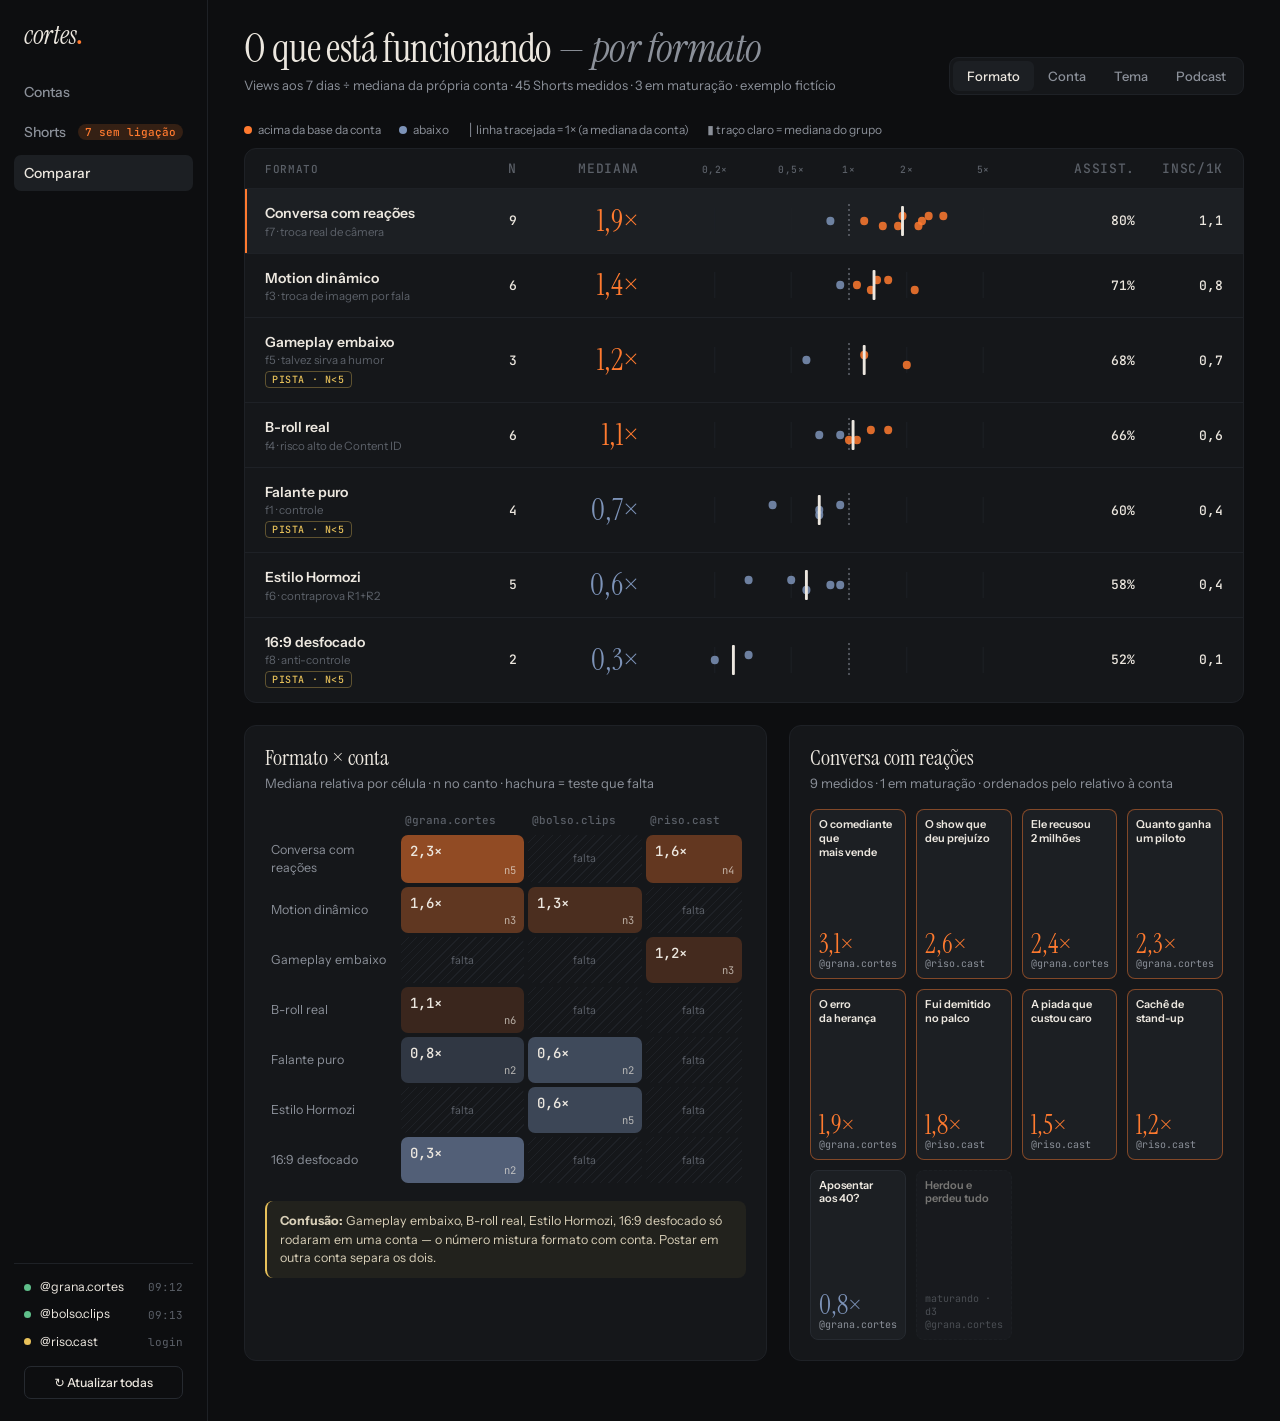
<file: docs/superpowers/specs/2026-10-01-painel-contas-mockup.html>
<!doctype html>
<html lang="pt-BR">
<head>
<meta charset="utf-8">
<meta name="viewport" content="width=device-width, initial-scale=1">
<title>Painel de Contas</title>
<link rel="preconnect" href="https://fonts.googleapis.com">
<link href="https://fonts.googleapis.com/css2?family=Instrument+Sans:wght@400;500;600&family=Instrument+Serif:ital@0;1&family=JetBrains+Mono:wght@400;500&display=swap" rel="stylesheet">
<style>
:root {
  --bg: #0d0e10; --surface: #15171a; --raised: #1c1f23; --line: #262a30; --line-soft: #1e2126;
  --text: #ece7df; --muted: #8b9099; --faint: #5b6068;
  --up: #ff7a2f; --up-soft: rgba(255,122,47,.16); --down: #7d93b8; --down-soft: rgba(125,147,184,.14);
  --warn: #e8c15a;
  --mono: "JetBrains Mono", ui-monospace, monospace; --sans: "Instrument Sans", system-ui, sans-serif;
  --serif: "Instrument Serif", Georgia, serif;
}
* { box-sizing: border-box; margin: 0; }
body { background: var(--bg); color: var(--text); font: 14px/1.45 var(--sans); }
.app { display: grid; grid-template-columns: 208px 1fr; min-height: 100vh; }

/* trilho */
nav { border-right: 1px solid var(--line-soft); padding: 22px 14px; display: flex; flex-direction: column; gap: 4px; }
.marca { font: italic 26px/1 var(--serif); padding: 0 10px 22px; letter-spacing: -.01em; }
.marca b { font-style: normal; color: var(--up); }
nav a { display: flex; justify-content: space-between; align-items: center; padding: 8px 10px; border-radius: 7px;
  color: var(--muted); text-decoration: none; font-weight: 500; }
nav a.ativo { background: var(--raised); color: var(--text); }
nav a .cont { font: 500 11px var(--mono); background: var(--up-soft); color: var(--up); padding: 1px 7px; border-radius: 99px; }
.contas { margin-top: auto; border-top: 1px solid var(--line-soft); padding-top: 14px; display: grid; gap: 9px; }
.conta { padding: 0 10px; font-size: 12.5px; display: grid; grid-template-columns: 8px 1fr auto; gap: 8px; align-items: center; }
.conta i { width: 7px; height: 7px; border-radius: 50%; background: #5fbf8a; }
.conta i.vencido { background: var(--warn); }
.conta small { color: var(--faint); font: 11px var(--mono); }
.atualizar { margin: 6px 10px 0; padding: 8px; border-radius: 7px; border: 1px solid var(--line); background: none;
  color: var(--text); font: 500 12.5px var(--sans); cursor: pointer; }
.atualizar:hover { border-color: var(--up); }

/* principal */
main { padding: 28px 36px 60px; max-width: 1240px; }
header { display: flex; justify-content: space-between; align-items: end; gap: 24px; margin-bottom: 26px; flex-wrap: wrap; }
h1 { font: 400 40px/1 var(--serif); letter-spacing: -.015em; }
h1 em { color: var(--muted); }
.sub { color: var(--muted); margin-top: 8px; font-size: 13px; }
.seg { display: inline-flex; background: var(--surface); border: 1px solid var(--line-soft); border-radius: 9px; padding: 3px; }
.seg button { border: 0; background: none; color: var(--muted); font: 500 13px var(--sans); padding: 7px 14px; border-radius: 6px; cursor: pointer; }
.seg button.ativo { background: var(--raised); color: var(--text); }

.legenda { display: flex; gap: 18px; color: var(--muted); font-size: 12px; margin-bottom: 10px; align-items: center; flex-wrap: wrap; }
.legenda span { display: inline-flex; gap: 6px; align-items: center; }
.pt { width: 8px; height: 8px; border-radius: 50%; display: inline-block; }

/* tabela de grupos */
.grupos { background: var(--surface); border: 1px solid var(--line-soft); border-radius: 12px; overflow: hidden; }
.linha { display: grid; grid-template-columns: 190px 44px 104px 1fr 76px 70px; gap: 18px; align-items: center;
  padding: 14px 20px; border-top: 1px solid var(--line-soft); cursor: pointer; transition: background .12s; }
.linha:first-child { border-top: 0; }
.linha.cab { cursor: default; color: var(--faint); font: 500 11px var(--mono); text-transform: uppercase; letter-spacing: .06em; padding: 11px 20px; }
.linha:not(.cab):hover { background: var(--raised); }
.linha.sel { background: var(--raised); box-shadow: inset 2px 0 0 var(--up); }
.nome { font-weight: 600; }
.nome small { display: block; color: var(--faint); font: 400 11.5px var(--sans); margin-top: 1px; }
.num { font: 500 13px var(--mono); font-variant-numeric: tabular-nums; text-align: right; }
.rel { font: 400 30px/1 var(--serif); text-align: right; font-variant-numeric: tabular-nums; }
.rel.up { color: var(--up); } .rel.down { color: var(--down); }
.selo { display: inline-block; margin-top: 4px; font: 500 10px var(--mono); text-transform: uppercase; letter-spacing: .06em;
  color: var(--warn); border: 1px solid rgba(232,193,90,.35); padding: 1px 6px; border-radius: 4px; }
svg.strip { width: 100%; height: 34px; overflow: visible; display: block; }

/* matriz + painel */
.baixo { display: grid; grid-template-columns: 1.15fr 1fr; gap: 22px; margin-top: 22px; }
.card { background: var(--surface); border: 1px solid var(--line-soft); border-radius: 12px; padding: 20px; }
.card h2 { font: 400 22px/1.1 var(--serif); margin-bottom: 4px; }
.card .sub { margin: 0 0 16px; }
table.matriz { width: 100%; border-collapse: separate; border-spacing: 4px; }
.matriz th { font: 500 11px var(--mono); color: var(--faint); text-align: left; padding: 0 4px 4px; font-weight: 500; }
.matriz td { height: 46px; border-radius: 7px; padding: 6px 9px; vertical-align: top; position: relative; }
.matriz td.rot { font-size: 12.5px; color: var(--muted); padding-left: 2px; vertical-align: middle; width: 128px; }
.matriz td .v { font: 500 14px var(--mono); }
.matriz td .n { position: absolute; right: 8px; bottom: 6px; font: 10.5px var(--mono); opacity: .7; }
.matriz td.vazia { background: repeating-linear-gradient(135deg, transparent 0 5px, var(--line-soft) 5px 6px);
  color: var(--faint); font-size: 11px; vertical-align: middle; text-align: center; }
.nota { margin-top: 14px; padding: 11px 13px; border-radius: 8px; border-left: 2px solid var(--warn);
  background: rgba(232,193,90,.06); color: #d8cfb8; font-size: 12.5px; }

.shorts { display: grid; grid-template-columns: repeat(auto-fill, minmax(92px, 1fr)); gap: 10px; }
.thumb { aspect-ratio: 9/16; border-radius: 8px; position: relative; overflow: hidden; background: var(--raised);
  border: 1px solid var(--line); display: flex; flex-direction: column; justify-content: space-between; padding: 8px; }
.thumb .t { font-size: 11px; line-height: 1.25; font-weight: 600; text-wrap: balance; }
.thumb .x { font: 400 26px/1 var(--serif); }
.thumb .c { font: 10px var(--mono); color: var(--muted); }
.thumb.matura { opacity: .45; border-style: dashed; }

@media (max-width: 900px) {
  .app { grid-template-columns: 1fr; } nav { display: none; }
  main { padding: 20px 16px; }
  .linha { grid-template-columns: 1fr 70px; } .linha > :nth-child(2), .linha > :nth-child(4),
  .linha > :nth-child(5), .linha > :nth-child(6) { display: none; }
  .baixo { grid-template-columns: 1fr; }
}
</style>
</head>
<body>
<div class="app">
  <nav>
    <div class="marca">cortes<b>.</b></div>
    <a href="#">Contas</a>
    <a href="#">Shorts <span class="cont">7 sem ligação</span></a>
    <a href="#" class="ativo">Comparar</a>
    <div class="contas">
      <div class="conta"><i></i>@grana.cortes<small>09:12</small></div>
      <div class="conta"><i></i>@bolso.clips<small>09:13</small></div>
      <div class="conta"><i class="vencido"></i>@riso.cast<small>login</small></div>
      <button class="atualizar">↻ Atualizar todas</button>
    </div>
  </nav>

  <main>
    <header>
      <div>
        <h1>O que está funcionando <em>— por formato</em></h1>
        <p class="sub">Views aos 7 dias ÷ mediana da própria conta · 45 Shorts medidos · 3 em maturação · exemplo fictício</p>
      </div>
      <div class="seg" id="dim">
        <button class="ativo">Formato</button><button>Conta</button><button>Tema</button><button>Podcast</button>
      </div>
    </header>

    <div class="legenda">
      <span><i class="pt" style="background:var(--up)"></i>acima da base da conta</span>
      <span><i class="pt" style="background:var(--down)"></i>abaixo</span>
      <span>│ linha tracejada = 1× (a mediana da conta)</span>
      <span>▮ traço claro = mediana do grupo</span>
    </div>

    <section class="grupos" id="grupos"></section>

    <div class="baixo">
      <div class="card">
        <h2>Formato × conta</h2>
        <p class="sub">Mediana relativa por célula · n no canto · hachura = teste que falta</p>
        <table class="matriz" id="matriz"></table>
        <div class="nota" id="nota"></div>
      </div>
      <div class="card">
        <h2 id="painel-t"></h2>
        <p class="sub" id="painel-s"></p>
        <div class="shorts" id="shorts"></div>
      </div>
    </div>
  </main>
</div>

<script>
const CONTAS = ["@grana.cortes", "@bolso.clips", "@riso.cast"];
const F = [
  { id: "f7", nome: "Conversa com reações", obs: "troca real de câmera", s: [
    ["grana", 3.1, "O comediante que mais vende"], ["grana", 2.4, "Ele recusou 2 milhões"], ["grana", 2.3, "Quanto ganha um piloto"],
    ["grana", 1.9, "O erro da herança"], ["grana", 0.8, "Aposentar aos 40?"], ["riso", 1.8, "Fui demitido no palco"],
    ["riso", 2.6, "O show que deu prejuízo"], ["riso", 1.2, "Cachê de stand-up"], ["riso", 1.5, "A piada que custou caro"]] },
  { id: "f3", nome: "Motion dinâmico", obs: "troca de imagem por fala", s: [
    ["grana", 1.6, "400 mil em 10 anos"], ["grana", 1.1, "Juros do cartão"], ["grana", 2.2, "O carro que vale menos"],
    ["bolso", 1.4, "Salário mínimo em 1994"], ["bolso", 0.9, "Inflação do cafezinho"], ["bolso", 1.3, "Quanto custa um filho"]] },
  { id: "f4", nome: "B-roll real", obs: "risco alto de Content ID", s: [
    ["grana", 1.3, "Liquidez para o apocalipse"], ["grana", 0.7, "O banco que quebrou"], ["grana", 1.1, "Ouro em 2008"],
    ["grana", 1.6, "A fábrica fechada"], ["grana", 0.9, "Bolha das tulipas"], ["grana", 1.0, "O leilão do apartamento"]] },
  { id: "f6", nome: "Estilo Hormozi", obs: "contraprova R1+R2", s: [
    ["bolso", 0.5, "Netflix paga 300 mil"], ["bolso", 0.8, "3 regras do dinheiro"], ["bolso", 0.6, "Pare de comprar isso"],
    ["bolso", 0.3, "Renda passiva é mentira"], ["bolso", 0.9, "O hábito dos ricos"]] },
  { id: "f1", nome: "Falante puro", obs: "controle", s: [
    ["grana", 0.9, "95% das carteiras erradas"], ["grana", 0.7, "Reserva de emergência"],
    ["bolso", 0.7, "FGTS vale a pena?"], ["bolso", 0.4, "Tesouro ou CDB"]] },
  { id: "f5", nome: "Gameplay embaixo", obs: "talvez sirva a humor", s: [
    ["riso", 1.2, "Ficou rico do dia pra noite"], ["riso", 0.6, "O tio do pavê investidor"], ["riso", 2.0, "Pix errado de 10 mil"]] },
  { id: "f8", nome: "16:9 desfocado", obs: "anti-controle", s: [
    ["grana", 0.3, "Ganharia 20 vezes menos"], ["grana", 0.2, "O primeiro milhão"]] },
];
const MATURANDO = [["f7", "grana", "Herdou e perdeu tudo"], ["f3", "bolso", "Preço do pão em 2000"], ["f5", "riso", "Investi em figurinha"]];
const PISTA = 5;
const handle = c => CONTAS.find(h => h.includes(c));

const mediana = xs => { const a = [...xs].sort((p, q) => p - q), m = a.length >> 1;
  return a.length % 2 ? a[m] : (a[m - 1] + a[m]) / 2; };
const fx = v => v.toFixed(1).replace(".", ",") + "×";
// escala log de 0,1× a 10×: o mesmo passo visual para "metade" e "dobro"
const px = (v, w) => (Math.log10(Math.min(10, Math.max(.1, v))) + 1) / 2 * w;

function strip(vals, med) {
  const W = 400, H = 34, y = 17;
  const ticks = [.2, .5, 1, 2, 5].map(t =>
    `<line x1="${px(t, W)}" x2="${px(t, W)}" y1="4" y2="30" stroke="#1e2126"/>`).join("");
  const dots = vals.map((v, i) =>
    `<circle cx="${px(v, W)}" cy="${y + ((i % 3) - 1) * 5}" r="4.2" fill="${v >= 1 ? "#ff7a2f" : "#7d93b8"}" fill-opacity=".85"/>`).join("");
  return `<svg class="strip" viewBox="0 0 ${W} ${H}" preserveAspectRatio="none">${ticks}
    <line x1="${px(1, W)}" x2="${px(1, W)}" y1="0" y2="${H}" stroke="#8b9099" stroke-dasharray="2 3"/>
    ${dots}<rect x="${px(med, W) - 1.5}" y="2" width="3" height="30" rx="1" fill="#ece7df"/></svg>`;
}

function eixo() {
  const W = 400;
  return `<svg class="strip" style="height:14px" viewBox="0 0 ${W} 14" preserveAspectRatio="none">` +
    [[.2, "0,2×"], [.5, "0,5×"], [1, "1×"], [2, "2×"], [5, "5×"]].map(([t, r]) =>
      `<text x="${px(t, W)}" y="11" text-anchor="middle" fill="#5b6068" font-size="10" font-family="JetBrains Mono">${r}</text>`).join("") + `</svg>`;
}

let sel = "f7";
function render() {
  const linhas = F.map(f => ({ ...f, med: mediana(f.s.map(s => s[1])) })).sort((a, b) => b.med - a.med);
  document.getElementById("grupos").innerHTML =
    `<div class="linha cab"><span>Formato</span><span class="num">n</span><span class="num">Mediana</span>
     <span>${eixo()}</span><span class="num">assist.</span><span class="num">insc/1k</span></div>` +
    linhas.map(f => `<div class="linha ${f.id === sel ? "sel" : ""}" data-id="${f.id}">
      <div class="nome">${f.nome}<small>${f.id} · ${f.obs}</small>${f.s.length < PISTA ? '<span class="selo">pista · n&lt;5</span>' : ""}</div>
      <div class="num">${f.s.length}</div>
      <div class="rel ${f.med >= 1 ? "up" : "down"}">${fx(f.med)}</div>
      <div>${strip(f.s.map(s => s[1]), f.med)}</div>
      <div class="num">${Math.round(48 + f.med * 17)}%</div>
      <div class="num">${(f.med * .6).toFixed(1).replace(".", ",")}</div></div>`).join("");
  document.querySelectorAll(".linha[data-id]").forEach(el => el.onclick = () => { sel = el.dataset.id; render(); });

  const cor = v => v >= 1 ? `rgba(255,122,47,${Math.min(.75, .14 + (v - 1) * .3)})` : `rgba(125,147,184,${Math.min(.6, .14 + (1 - v) * .6)})`;
  document.getElementById("matriz").innerHTML =
    `<tr><th></th>${CONTAS.map(c => `<th>${c}</th>`).join("")}</tr>` +
    linhas.map(f => `<tr><td class="rot">${f.nome}</td>${["grana", "bolso", "riso"].map(c => {
      const v = f.s.filter(s => s[0] === c).map(s => s[1]);
      return v.length ? `<td style="background:${cor(mediana(v))}"><span class="v">${fx(mediana(v))}</span><span class="n">n${v.length}</span></td>`
                      : `<td class="vazia">falta</td>`; }).join("")}</tr>`).join("");
  const presos = linhas.filter(f => new Set(f.s.map(s => s[0])).size === 1);
  document.getElementById("nota").innerHTML = `<b>Confusão:</b> ${presos.map(f => f.nome).join(", ")} só ` +
    `rodaram em uma conta — o número mistura formato com conta. Postar em outra conta separa os dois.`;

  const f = F.find(x => x.id === sel), mat = MATURANDO.filter(m => m[0] === sel);
  document.getElementById("painel-t").textContent = f.nome;
  document.getElementById("painel-s").textContent = `${f.s.length} medidos · ${mat.length} em maturação · ordenados pelo relativo à conta`;
  document.getElementById("shorts").innerHTML = [...f.s].sort((a, b) => b[1] - a[1]).map(s =>
    `<div class="thumb" style="border-color:${s[1] >= 1 ? "rgba(255,122,47,.45)" : "var(--line)"}">
      <div class="t">${s[2]}</div><div><div class="x" style="color:${s[1] >= 1 ? "var(--up)" : "var(--down)"}">${fx(s[1])}</div>
      <div class="c">${handle(s[0])}</div></div></div>`).join("") +
    mat.map(m => `<div class="thumb matura"><div class="t">${m[2]}</div><div><div class="c">maturando · d3</div><div class="c">${handle(m[1])}</div></div></div>`).join("");
}
document.querySelectorAll("#dim button").forEach(b => b.onclick = () => {
  document.querySelectorAll("#dim button").forEach(x => x.classList.toggle("ativo", x === b)); });
render();
</script>
</body>
</html>
</file>
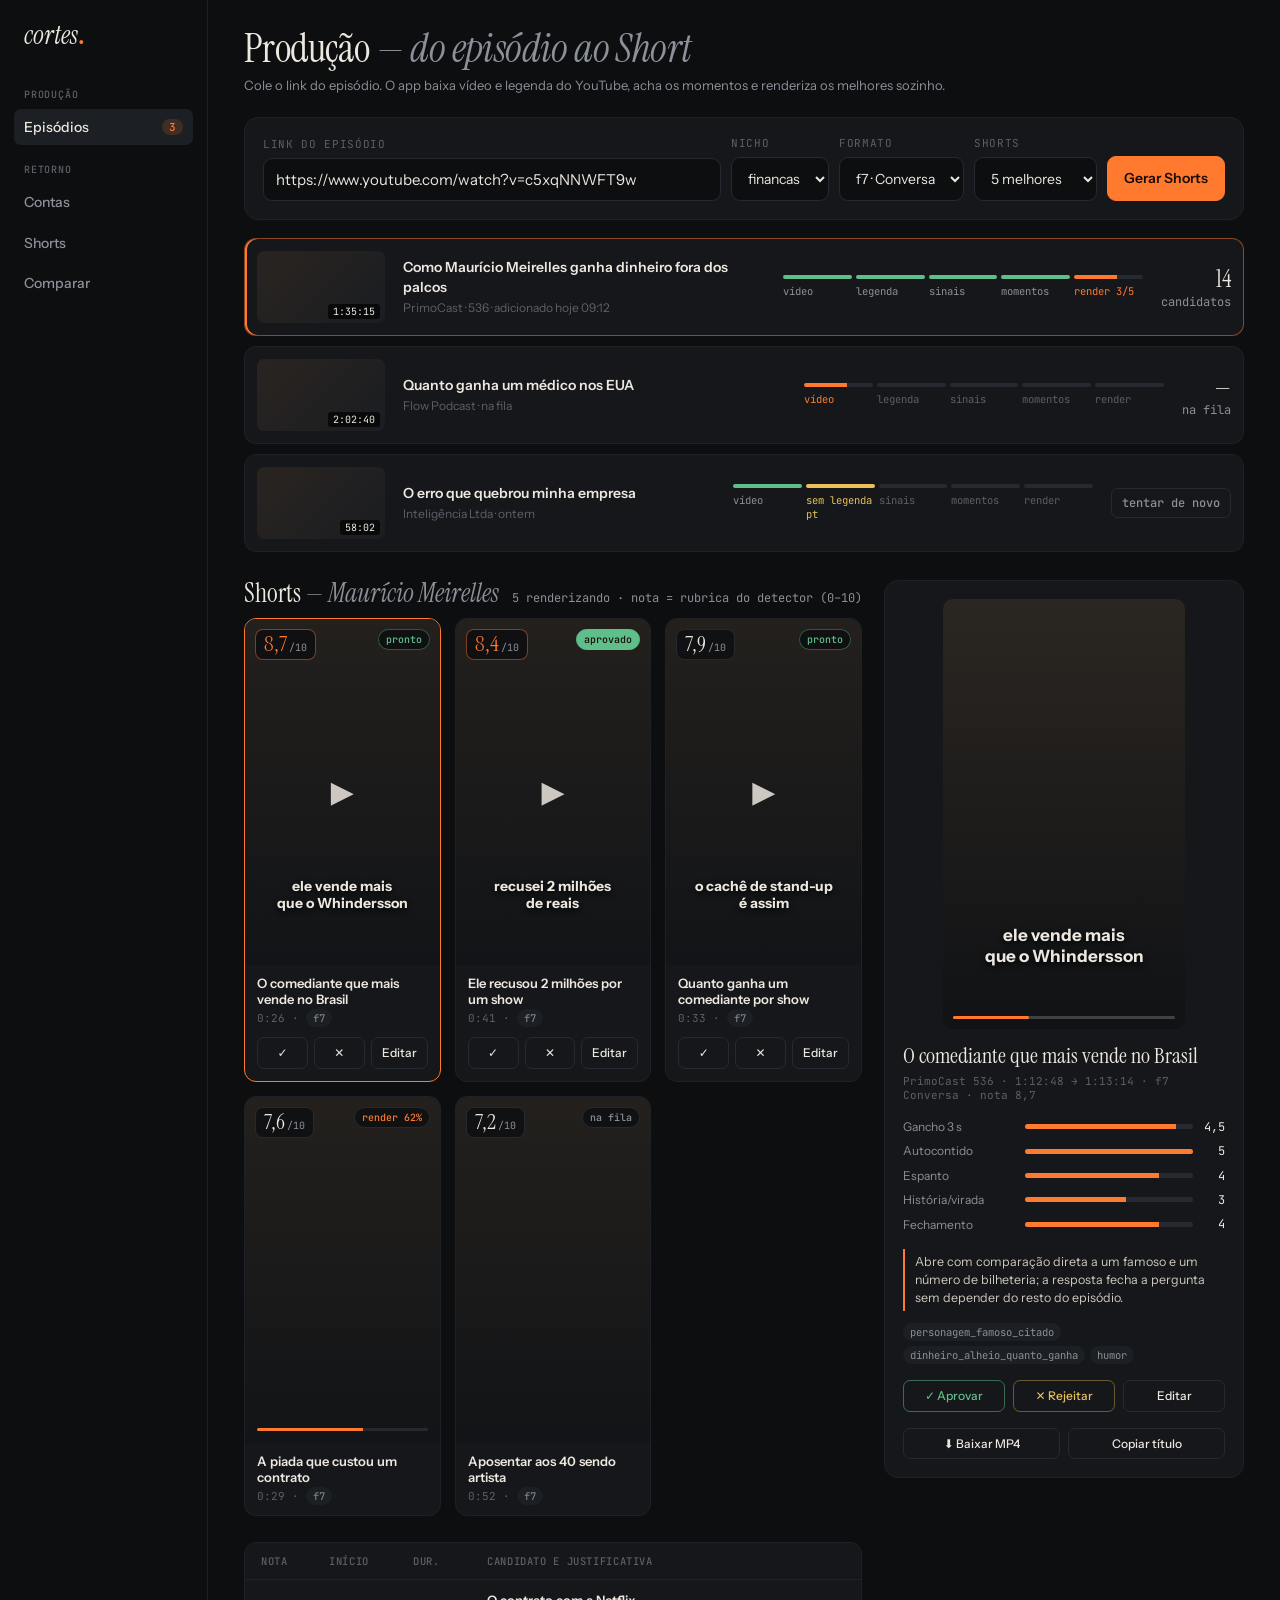
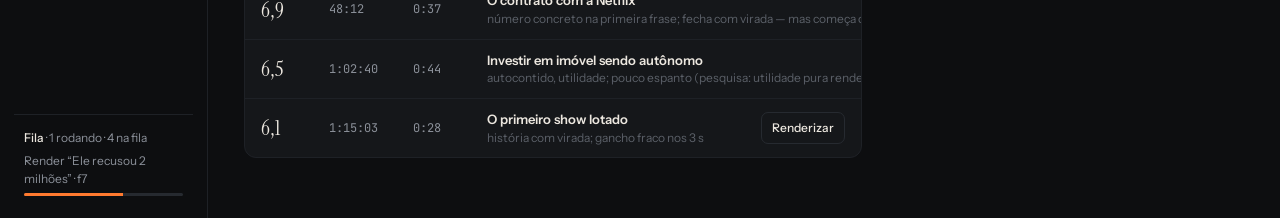
<file: docs/superpowers/specs/2026-10-02-producao-mockup.html>
<!doctype html>
<html lang="pt-BR">
<head>
<meta charset="utf-8">
<meta name="viewport" content="width=device-width, initial-scale=1">
<title>Produção de Shorts</title>
<link rel="preconnect" href="https://fonts.googleapis.com">
<link href="https://fonts.googleapis.com/css2?family=Instrument+Sans:wght@400;500;600&family=Instrument+Serif:ital@0;1&family=JetBrains+Mono:wght@400;500&display=swap" rel="stylesheet">
<style>
:root {
  --bg: #0d0e10; --surface: #15171a; --raised: #1c1f23; --line: #262a30; --line-soft: #1e2126;
  --text: #ece7df; --muted: #8b9099; --faint: #5b6068;
  --up: #ff7a2f; --up-soft: rgba(255,122,47,.16); --down: #7d93b8; --warn: #e8c15a; --ok: #5fbf8a;
  --mono: "JetBrains Mono", ui-monospace, monospace; --sans: "Instrument Sans", system-ui, sans-serif;
  --serif: "Instrument Serif", Georgia, serif;
}
* { box-sizing: border-box; margin: 0; }
body { background: var(--bg); color: var(--text); font: 14px/1.45 var(--sans); }
button, input, select { font: inherit; color: inherit; }
.app { display: grid; grid-template-columns: 208px 1fr; min-height: 100vh; }

nav { border-right: 1px solid var(--line-soft); padding: 22px 14px; display: flex; flex-direction: column; gap: 4px; }
.marca { font: italic 26px/1 var(--serif); padding: 0 10px 22px; }
.marca b { font-style: normal; color: var(--up); }
nav a { display: flex; justify-content: space-between; align-items: center; padding: 8px 10px; border-radius: 7px;
  color: var(--muted); text-decoration: none; font-weight: 500; }
nav a.ativo { background: var(--raised); color: var(--text); }
nav .grupo { font: 500 10px var(--mono); color: var(--faint); text-transform: uppercase; letter-spacing: .08em; padding: 14px 10px 4px; }
.cont { font: 500 11px var(--mono); background: var(--up-soft); color: var(--up); padding: 1px 7px; border-radius: 99px; }
.fila { margin-top: auto; border-top: 1px solid var(--line-soft); padding: 14px 10px 0; font-size: 12px; color: var(--muted); display: grid; gap: 6px; }
.fila b { color: var(--text); font-weight: 500; }
.barra { height: 3px; background: var(--line); border-radius: 2px; overflow: hidden; }
.barra i { display: block; height: 100%; background: var(--up); }

main { padding: 28px 36px 60px; min-width: 0; }
h1 { font: 400 40px/1 var(--serif); letter-spacing: -.015em; }
h1 em { color: var(--muted); }
.sub { color: var(--muted); margin-top: 8px; font-size: 13px; }

/* entrada */
.entrada { margin-top: 22px; background: var(--surface); border: 1px solid var(--line-soft); border-radius: 14px; padding: 18px;
  display: grid; grid-template-columns: 1fr auto auto auto auto; gap: 10px; align-items: end; }
.entrada label { display: grid; gap: 5px; font-size: 11px; color: var(--faint); font-family: var(--mono); text-transform: uppercase; letter-spacing: .06em; }
.entrada input, .entrada select { background: var(--bg); border: 1px solid var(--line); border-radius: 9px; padding: 11px 12px;
  font: 14px var(--sans); color: var(--text); text-transform: none; letter-spacing: 0; }
.entrada input.link { font-size: 15px; }
.botao { padding: 11px 16px; border-radius: 9px; border: 1px solid var(--line); background: none; font-weight: 600; cursor: pointer; }
.botao.primario { background: var(--up); border-color: var(--up); color: #1a0d05; }
.botao.mini { padding: 6px 10px; font-size: 12px; font-weight: 500; border-radius: 7px; }

/* episódios */
.episodios { display: grid; gap: 10px; margin-top: 18px; }
.ep { display: grid; grid-template-columns: 128px 1fr 360px auto; gap: 18px; align-items: center; padding: 12px;
  background: var(--surface); border: 1px solid var(--line-soft); border-radius: 12px; cursor: pointer; }
.ep.sel { border-color: rgba(255,122,47,.5); box-shadow: inset 2px 0 0 var(--up); }
.ep .capa { aspect-ratio: 16/9; border-radius: 7px; background: linear-gradient(135deg, #2a2420, #1a1d22); position: relative; }
.ep .capa span { position: absolute; right: 5px; bottom: 4px; font: 10px var(--mono); background: rgba(0,0,0,.7); padding: 1px 5px; border-radius: 3px; }
.ep h3 { font-size: 14px; font-weight: 600; }
.ep p { color: var(--faint); font-size: 12px; margin-top: 2px; }
.etapas { display: grid; grid-template-columns: repeat(5, 1fr); gap: 4px; }
.etapa { font: 10.5px var(--mono); color: var(--faint); }
.etapa i { display: block; height: 4px; border-radius: 2px; background: var(--line); margin-bottom: 5px; }
.etapa.ok i { background: var(--ok); } .etapa.ok { color: var(--muted); }
.etapa.roda i { background: linear-gradient(90deg, var(--up) 62%, var(--line) 62%); } .etapa.roda { color: var(--up); }
.etapa.erro i { background: var(--warn); } .etapa.erro { color: var(--warn); }
.ep .resumo { text-align: right; font: 12px var(--mono); color: var(--muted); }
.ep .resumo b { display: block; font: 400 24px var(--serif); color: var(--text); }

/* detalhe */
.detalhe > * { min-width: 0; }
.detalhe { display: grid; grid-template-columns: minmax(0, 1fr) 360px; gap: 22px; margin-top: 28px; align-items: start; }
.secao { display: flex; justify-content: space-between; align-items: end; margin-bottom: 12px; }
.secao h2 { font: 400 26px/1 var(--serif); }
.secao h2 em { color: var(--muted); }
.grade { display: grid; grid-template-columns: repeat(auto-fill, minmax(160px, 1fr)); gap: 14px; }
.short { background: var(--surface); border: 1px solid var(--line-soft); border-radius: 12px; overflow: hidden; cursor: pointer; }
.short.sel { border-color: var(--up); }
.short .tela { aspect-ratio: 9/16; position: relative; background: linear-gradient(180deg, #23201d 0%, #121417 100%);
  display: flex; flex-direction: column; justify-content: flex-end; padding: 12px; }
.short .tela .leg { font: 700 14px/1.2 var(--sans); text-align: center; text-shadow: 0 2px 6px #000; margin-bottom: 24%; }
.nota { position: absolute; top: 10px; left: 10px; background: rgba(13,14,16,.82); border: 1px solid var(--line);
  border-radius: 8px; padding: 3px 8px 4px; font: 400 22px/1 var(--serif); }
.nota small { font: 10px var(--mono); color: var(--muted); margin-left: 2px; }
.nota.alta { color: var(--up); border-color: rgba(255,122,47,.45); }
.status { position: absolute; top: 10px; right: 10px; font: 500 10px var(--mono); padding: 3px 7px; border-radius: 99px;
  background: rgba(13,14,16,.82); border: 1px solid var(--line); color: var(--muted); }
.status.pronto { color: var(--ok); border-color: rgba(95,191,138,.4); }
.status.aprovado { color: #1a0d05; background: var(--ok); border-color: var(--ok); }
.status.roda { color: var(--up); }
.short .play { position: absolute; inset: 0; display: grid; place-items: center; font-size: 30px; color: rgba(236,231,223,.85); }
.short .rodando { position: absolute; left: 12px; right: 12px; bottom: 12px; }
.short .info { padding: 10px 12px 12px; }
.short .info h4 { font-size: 13px; font-weight: 600; line-height: 1.25; }
.short .info p { font: 11px var(--mono); color: var(--faint); margin-top: 4px; }
.short .acoes { display: flex; gap: 6px; padding: 0 12px 12px; }
.short .acoes button { flex: 1; }
.chip { font: 10.5px var(--mono); padding: 2px 7px; border-radius: 99px; background: var(--raised); color: var(--muted); }

.candidatos { margin-top: 26px; background: var(--surface); border: 1px solid var(--line-soft); border-radius: 12px; overflow: hidden; }
.cand { display: grid; grid-template-columns: 54px 70px 60px 1fr auto; gap: 14px; align-items: center; padding: 11px 16px;
  border-top: 1px solid var(--line-soft); }
.cand:first-child { border-top: 0; }
.cand.cab { font: 500 10.5px var(--mono); color: var(--faint); text-transform: uppercase; letter-spacing: .06em; }
.cand .n { font: 400 22px var(--serif); }
.cand .t { font-weight: 600; font-size: 13px; }
.cand .j { color: var(--faint); font-size: 12px; white-space: nowrap; overflow: hidden; text-overflow: ellipsis; }
.num { font: 12px var(--mono); color: var(--muted); }

/* painel do short */
.painel { position: sticky; top: 20px; background: var(--surface); border: 1px solid var(--line-soft); border-radius: 14px; padding: 18px; }
.painel .video { aspect-ratio: 9/16; max-height: 430px; margin: 0 auto 14px; border-radius: 10px;
  background: linear-gradient(180deg, #2b2621, #101215); position: relative; display: flex; align-items: flex-end; justify-content: center; }
.painel .video .leg { font: 700 17px/1.2 var(--sans); text-align: center; padding: 0 16px; margin-bottom: 26%; text-shadow: 0 2px 6px #000; }
.painel .video .tempo { position: absolute; left: 10px; right: 10px; bottom: 10px; height: 3px; background: rgba(255,255,255,.2); border-radius: 2px; }
.painel .video .tempo i { display: block; width: 34%; height: 100%; background: var(--up); border-radius: 2px; }
.painel h3 { font: 400 22px/1.15 var(--serif); }
.painel .meta { font: 11px var(--mono); color: var(--faint); margin-top: 6px; }
.rubrica { display: grid; gap: 7px; margin: 16px 0; }
.rub { display: grid; grid-template-columns: 112px 1fr 22px; gap: 10px; align-items: center; font-size: 12px; color: var(--muted); }
.rub .b { height: 5px; background: var(--line); border-radius: 3px; overflow: hidden; }
.rub .b i { display: block; height: 100%; background: var(--up); }
.rub span:last-child { font: 12px var(--mono); color: var(--text); text-align: right; }
.porque { font-size: 12.5px; color: #cfc8bd; border-left: 2px solid var(--up); padding: 4px 0 4px 10px; }
.tags { display: flex; flex-wrap: wrap; gap: 5px; margin-top: 12px; }
.decide { display: grid; grid-template-columns: 1fr 1fr 1fr; gap: 8px; margin-top: 16px; }
.decide .ok { border-color: rgba(95,191,138,.5); color: var(--ok); }
.decide .no { border-color: rgba(232,193,90,.4); color: var(--warn); }
</style>
</head>
<body>
<div class="app">
  <nav>
    <div class="marca">cortes<b>.</b></div>
    <div class="grupo">Produção</div>
    <a href="#" class="ativo">Episódios <span class="cont">3</span></a>
    <div class="grupo">Retorno</div>
    <a href="#">Contas</a>
    <a href="#">Shorts</a>
    <a href="#">Comparar</a>
    <div class="fila">
      <div><b>Fila</b> · 1 rodando · 4 na fila</div>
      <div>Render “Ele recusou 2 milhões” · f7</div>
      <div class="barra"><i style="width:62%"></i></div>
    </div>
  </nav>

  <main>
    <h1>Produção <em>— do episódio ao Short</em></h1>
    <p class="sub">Cole o link do episódio. O app baixa vídeo e legenda do YouTube, acha os momentos e renderiza os melhores sozinho.</p>

    <form class="entrada" onsubmit="return false">
      <label>Link do episódio<input class="link" placeholder="https://www.youtube.com/watch?v=…" value="https://www.youtube.com/watch?v=c5xqNNWFT9w"></label>
      <label>Nicho<select><option>financas</option></select></label>
      <label>Formato<select><option>f7 · Conversa</option><option>f1 · Falante</option></select></label>
      <label>Shorts<select><option>5 melhores</option><option>3 melhores</option><option>10 melhores</option></select></label>
      <button class="botao primario">Gerar Shorts</button>
    </form>

    <div class="episodios">
      <div class="ep sel">
        <div class="capa"><span>1:35:15</span></div>
        <div><h3>Como Maurício Meirelles ganha dinheiro fora dos palcos</h3><p>PrimoCast · 536 · adicionado hoje 09:12</p></div>
        <div class="etapas">
          <div class="etapa ok"><i></i>vídeo</div><div class="etapa ok"><i></i>legenda</div>
          <div class="etapa ok"><i></i>sinais</div><div class="etapa ok"><i></i>momentos</div>
          <div class="etapa roda"><i></i>render 3/5</div>
        </div>
        <div class="resumo"><b>14</b>candidatos</div>
      </div>
      <div class="ep">
        <div class="capa"><span>2:02:40</span></div>
        <div><h3>Quanto ganha um médico nos EUA</h3><p>Flow Podcast · na fila</p></div>
        <div class="etapas">
          <div class="etapa roda"><i></i>vídeo</div><div class="etapa"><i></i>legenda</div>
          <div class="etapa"><i></i>sinais</div><div class="etapa"><i></i>momentos</div><div class="etapa"><i></i>render</div>
        </div>
        <div class="resumo"><b>—</b>na fila</div>
      </div>
      <div class="ep">
        <div class="capa"><span>58:02</span></div>
        <div><h3>O erro que quebrou minha empresa</h3><p>Inteligência Ltda · ontem</p></div>
        <div class="etapas">
          <div class="etapa ok"><i></i>vídeo</div><div class="etapa erro"><i></i>sem legenda pt</div>
          <div class="etapa"><i></i>sinais</div><div class="etapa"><i></i>momentos</div><div class="etapa"><i></i>render</div>
        </div>
        <div class="resumo"><button class="botao mini">tentar de novo</button></div>
      </div>
    </div>

    <div class="detalhe">
      <div>
        <div class="secao"><h2>Shorts <em>— Maurício Meirelles</em></h2><span class="num">5 renderizando · nota = rubrica do detector (0–10)</span></div>
        <div class="grade">
          <div class="short sel">
            <div class="tela"><span class="nota alta">8,7<small>/10</small></span><span class="status pronto">pronto</span>
              <div class="play">▶</div><div class="leg">ele vende mais<br>que o Whindersson</div></div>
            <div class="info"><h4>O comediante que mais vende no Brasil</h4><p>0:26 · <span class="chip">f7</span></p></div>
            <div class="acoes"><button class="botao mini">✓</button><button class="botao mini">✕</button><button class="botao mini">Editar</button></div>
          </div>
          <div class="short">
            <div class="tela"><span class="nota alta">8,4<small>/10</small></span><span class="status aprovado">aprovado</span>
              <div class="play">▶</div><div class="leg">recusei 2 milhões<br>de reais</div></div>
            <div class="info"><h4>Ele recusou 2 milhões por um show</h4><p>0:41 · <span class="chip">f7</span></p></div>
            <div class="acoes"><button class="botao mini">✓</button><button class="botao mini">✕</button><button class="botao mini">Editar</button></div>
          </div>
          <div class="short">
            <div class="tela"><span class="nota">7,9<small>/10</small></span><span class="status pronto">pronto</span>
              <div class="play">▶</div><div class="leg">o cachê de stand-up<br>é assim</div></div>
            <div class="info"><h4>Quanto ganha um comediante por show</h4><p>0:33 · <span class="chip">f7</span></p></div>
            <div class="acoes"><button class="botao mini">✓</button><button class="botao mini">✕</button><button class="botao mini">Editar</button></div>
          </div>
          <div class="short">
            <div class="tela"><span class="nota">7,6<small>/10</small></span><span class="status roda">render 62%</span>
              <div class="rodando"><div class="barra"><i style="width:62%"></i></div></div></div>
            <div class="info"><h4>A piada que custou um contrato</h4><p>0:29 · <span class="chip">f7</span></p></div>
          </div>
          <div class="short">
            <div class="tela"><span class="nota">7,2<small>/10</small></span><span class="status">na fila</span></div>
            <div class="info"><h4>Aposentar aos 40 sendo artista</h4><p>0:52 · <span class="chip">f7</span></p></div>
          </div>
        </div>

        <div class="candidatos">
          <div class="cand cab"><span>Nota</span><span>Início</span><span>Dur.</span><span>Candidato e justificativa</span><span></span></div>
          <div class="cand"><span class="n">6,9</span><span class="num">48:12</span><span class="num">0:37</span>
            <div><div class="t">O contrato com a Netflix</div><div class="j">número concreto na primeira frase; fecha com virada — mas começa com “e aí” (corrigido para a frase anterior)</div></div>
            <button class="botao mini">Renderizar</button></div>
          <div class="cand"><span class="n">6,5</span><span class="num">1:02:40</span><span class="num">0:44</span>
            <div><div class="t">Investir em imóvel sendo autônomo</div><div class="j">autocontido, utilidade; pouco espanto (pesquisa: utilidade pura rende menos)</div></div>
            <button class="botao mini">Renderizar</button></div>
          <div class="cand"><span class="n">6,1</span><span class="num">1:15:03</span><span class="num">0:28</span>
            <div><div class="t">O primeiro show lotado</div><div class="j">história com virada; gancho fraco nos 3 s</div></div>
            <button class="botao mini">Renderizar</button></div>
        </div>
      </div>

      <aside class="painel">
        <div class="video"><div class="leg">ele vende mais<br>que o Whindersson</div><div class="tempo"><i></i></div></div>
        <h3>O comediante que mais vende no Brasil</h3>
        <p class="meta">PrimoCast 536 · 1:12:48 → 1:13:14 · f7 Conversa · nota 8,7</p>
        <div class="rubrica">
          <div class="rub"><span>Gancho 3 s</span><div class="b"><i style="width:90%"></i></div><span>4,5</span></div>
          <div class="rub"><span>Autocontido</span><div class="b"><i style="width:100%"></i></div><span>5</span></div>
          <div class="rub"><span>Espanto</span><div class="b"><i style="width:80%"></i></div><span>4</span></div>
          <div class="rub"><span>História/virada</span><div class="b"><i style="width:60%"></i></div><span>3</span></div>
          <div class="rub"><span>Fechamento</span><div class="b"><i style="width:80%"></i></div><span>4</span></div>
        </div>
        <p class="porque">Abre com comparação direta a um famoso e um número de bilheteria; a resposta fecha a pergunta sem depender do resto do episódio.</p>
        <div class="tags"><span class="chip">personagem_famoso_citado</span><span class="chip">dinheiro_alheio_quanto_ganha</span><span class="chip">humor</span></div>
        <div class="decide"><button class="botao mini ok">✓ Aprovar</button><button class="botao mini no">✕ Rejeitar</button><button class="botao mini">Editar</button></div>
        <div class="decide" style="grid-template-columns:1fr 1fr"><button class="botao mini">⬇ Baixar MP4</button><button class="botao mini">Copiar título</button></div>
      </aside>
    </div>
  </main>
</div>
</body>
</html>
</file>
